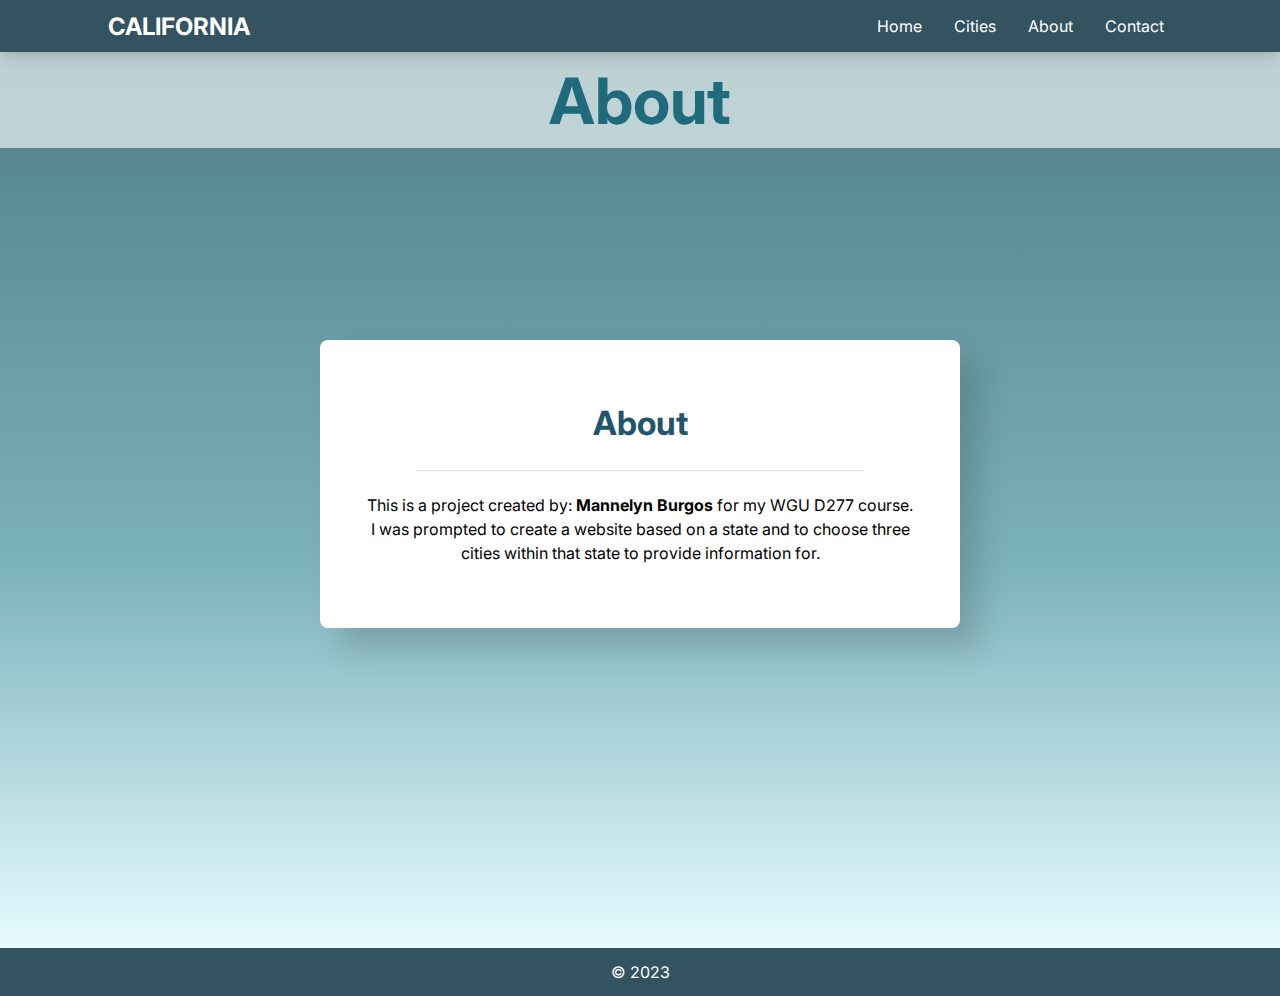
<file: about.html>
<!DOCTYPE html>
<html lang="en">
  <head>
    <meta charset="UTF-8" />
    <meta name="viewport" content="width=device-width, initial-scale=1.0" />
    <link rel="stylesheet" href="mystyles.css" />
    <link rel="preconnect" href="https://fonts.googleapis.com" />
    <link rel="preconnect" href="https://fonts.gstatic.com" crossorigin />
    <link
      href="https://fonts.googleapis.com/css2?family=Inter&display=swap"
      rel="stylesheet"
    />
    <link rel="icon" type="image/x-icon" href="img/sun-icon.png" />
    <title>California</title>
  </head>
  <body>
    <!-- header + nav bar -->
    <header id="header-nav">
      <a href="index.html">CALIFORNIA</a>
      <nav id="navbar">
        <ul id="nav-links">
          <li><a href="index.html">Home</a></li>
          <li>
            <div class="city-dropdown">
              <a href="cities.html" class="drop">Cities</a>
              <div class="dropdown-content">
                <a href="sacramento.html">Sacramento</a>
                <a href="sanfrancisco.html">San Francisco</a>
                <a href="sandiego.html">San Diego</a>
              </div>
            </div>
          </li>
          <li><a href="about.html">About</a></li>
          <li><a href="contact.html">Contact</a></li>
        </ul>
      </nav>
    </header>

    <!-- main -->

    <div class="contact-container-txt">
      <h1>About</h1>
    </div>

    <div id="contact-page-container">
      <div id="about">
        <h2>About</h2>
        <hr />
        <p>
          This is a project created by:
          <strong>Mannelyn Burgos</strong> for my WGU D277 course. I was
          prompted to create a website based on a state and to choose three
          cities within that state to provide information for.
        </p>
      </div>
    </div>

    <script src="script.js"></script>

    <!-- footer -->

    <footer>
      <div id="footer">
        <p>&copy; 2023</p>
      </div>
    </footer>
  </body>
</html>
</file>
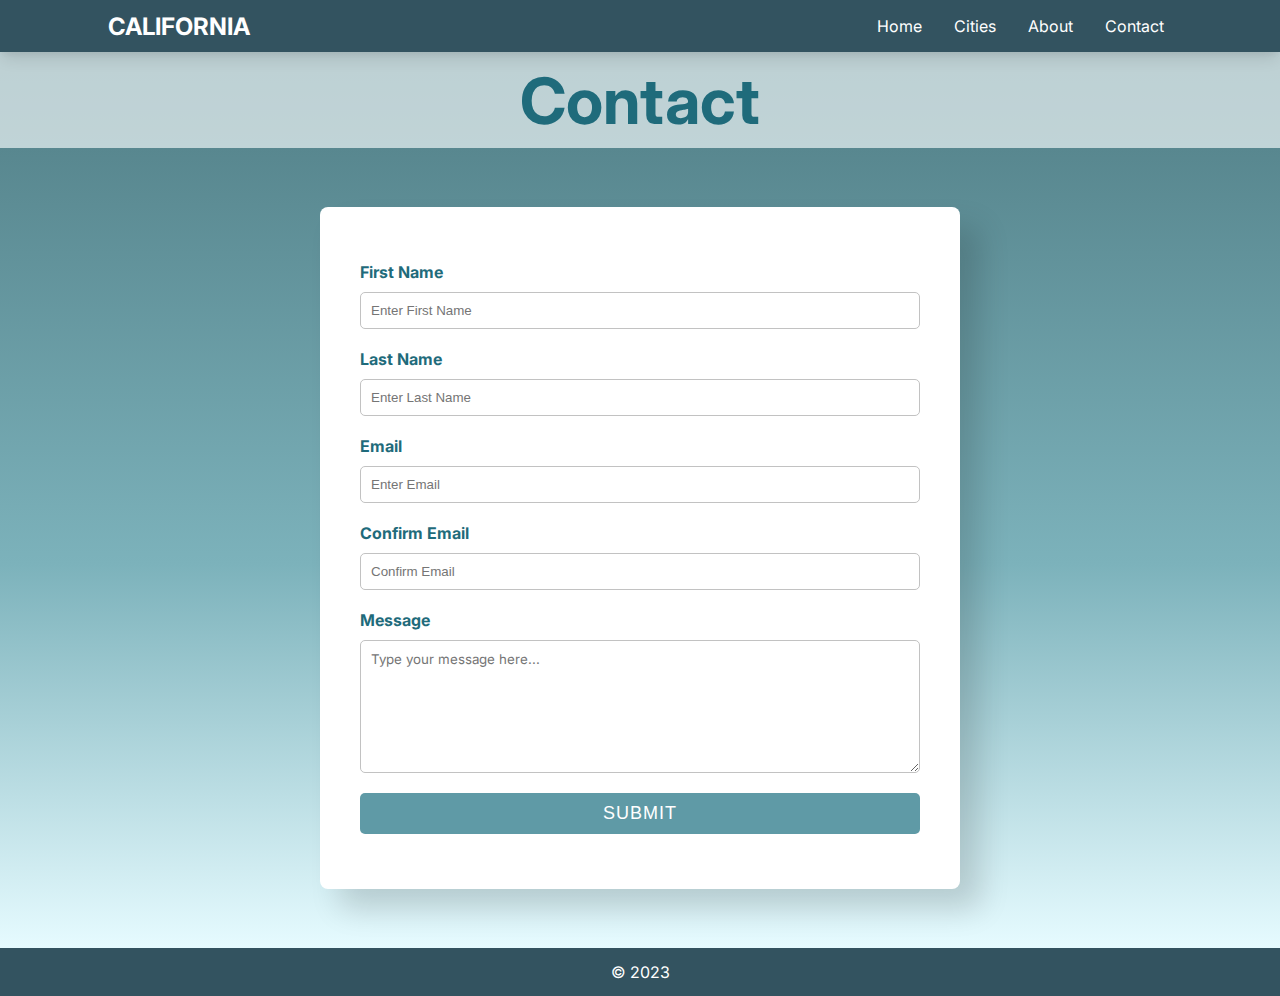
<file: contact.html>
<!DOCTYPE html>
<html lang="en">
  <head>
    <meta charset="UTF-8" />
    <meta name="viewport" content="width=device-width, initial-scale=1.0" />
    <link rel="stylesheet" href="mystyles.css" />
    <link rel="preconnect" href="https://fonts.googleapis.com" />
    <link rel="preconnect" href="https://fonts.gstatic.com" crossorigin />
    <link
      href="https://fonts.googleapis.com/css2?family=Inter&display=swap"
      rel="stylesheet"
    />
    <title>Contact</title>
  </head>
  <body>
    <!-- header + nav bar -->
    <header id="header-nav">
      <a href="index.html">CALIFORNIA</a>
      <nav id="navbar">
        <ul id="nav-links">
          <li><a href="index.html">Home</a></li>
          <li>
            <div class="city-dropdown">
              <a href="cities.html" class="drop">Cities</a>
              <div class="dropdown-content">
                <a href="sacramento.html">Sacramento</a>
                <a href="sanfrancisco.html">San Francisco</a>
                <a href="sandiego.html">San Diego</a>
              </div>
            </div>
          </li>
          <li><a href="#">About</a></li>
          <li><a href="contact.html">Contact</a></li>
        </ul>
      </nav>
    </header>

    <!-- main -->

    <div class="contact-container-txt">
      <h1>Contact</h1>
    </div>

    <div id="contact-page-container">
      <form>
        <label for="firstname">First Name</label>
        <input
          type="text"
          id="firstname"
          name="firstname"
          placeholder="Enter First Name"
        />

        <label for="lastname">Last Name</label>
        <input
          type="text"
          id="lastname"
          name="lastname"
          placeholder="Enter Last Name"
        />

        <label for="email">Email</label>
        <input type="email" id="email" placeholder="Enter Email" />

        <label for="cnfrm-email">Confirm Email</label>
        <input type="email" id="cnfrm-email" placeholder="Confirm Email" />
        <p id="message"></p>

        <label for="question">Message</label>
        <textarea
          name="question"
          id="question"
          placeholder="Type your message here..."
        ></textarea>

        <input type="button" onclick="checkEmail()" value="SUBMIT" />
      </form>
    </div>

    <script src="script.js"></script>

    <!-- footer -->

    <footer>
      <div id="footer">
        <p>&copy; 2023</p>
      </div>
    </footer>
  </body>
</html>
</file>
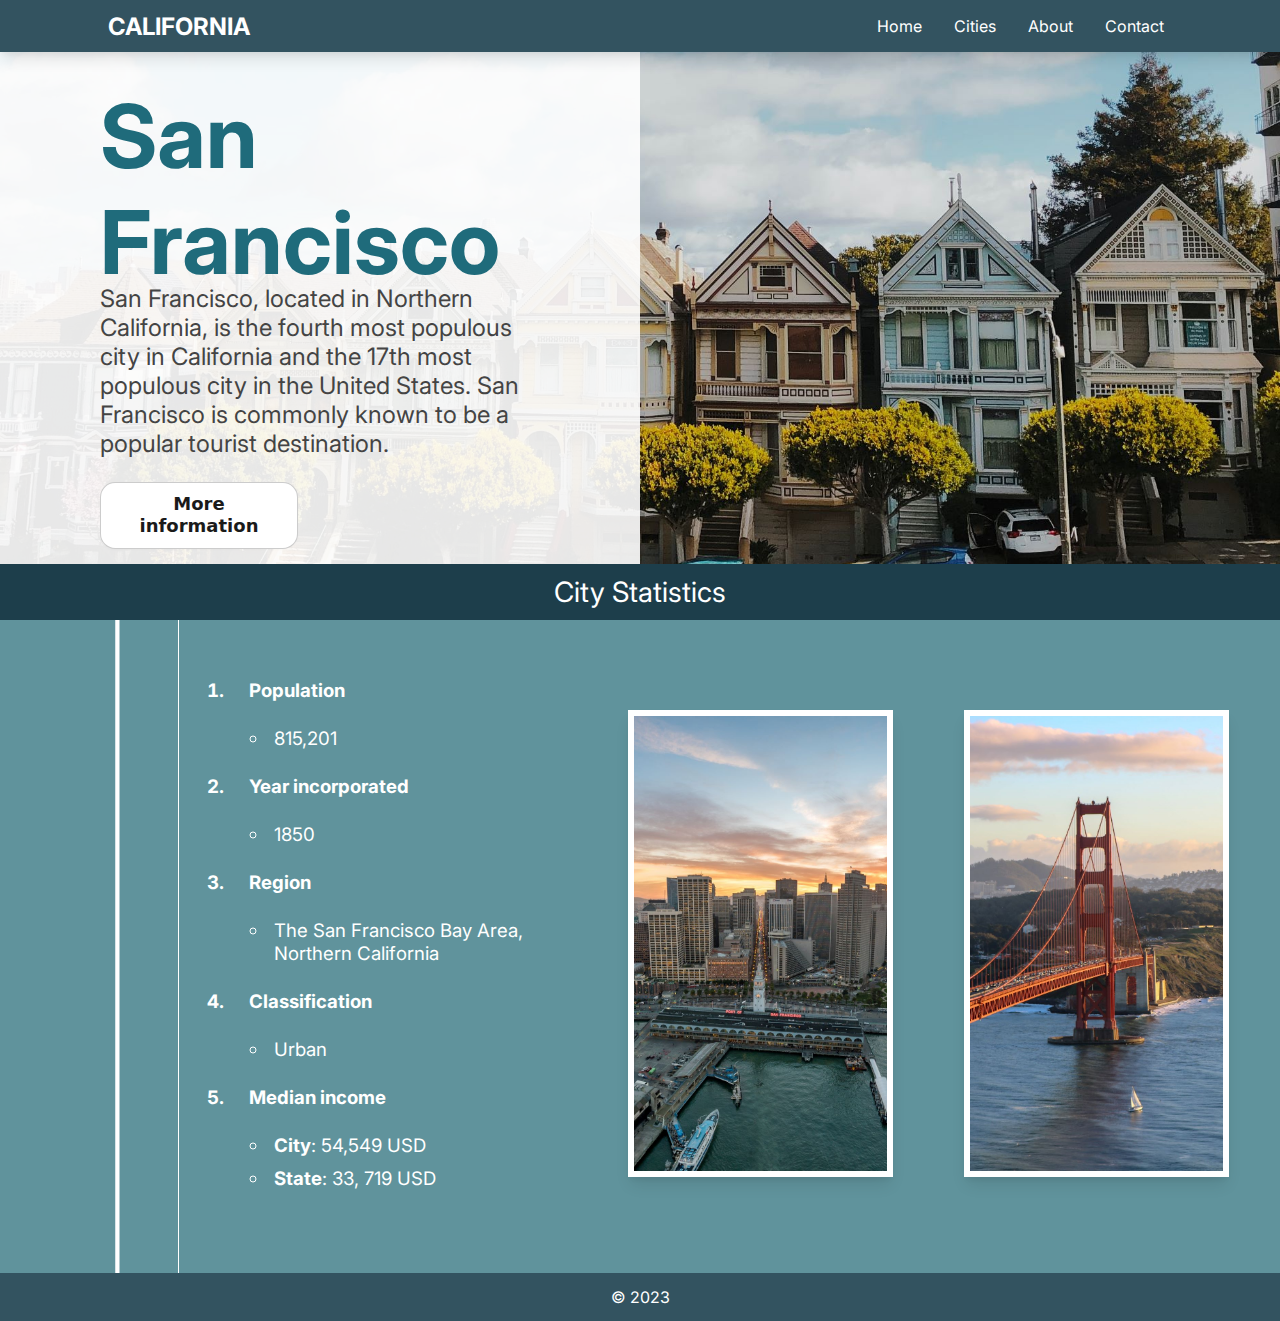
<file: sanfrancisco.html>
<!DOCTYPE html>
<html lang="en">
  <head>
    <meta charset="UTF-8" />
    <meta name="viewport" content="width=device-width, initial-scale=1.0" />
    <link rel="stylesheet" href="mystyles.css" />
    <link rel="preconnect" href="https://fonts.googleapis.com" />
    <link rel="preconnect" href="https://fonts.gstatic.com" crossorigin />
    <link
      href="https://fonts.googleapis.com/css2?family=Inter&display=swap"
      rel="stylesheet"
    />
    <link rel="icon" type="image/x-icon" href="img/sun-icon.png" />
    <title>California</title>
  </head>
  <body>
    <!-- header + nav bar -->
    <header id="header-nav">
      <a href="index.html">CALIFORNIA</a>
      <nav id="navbar">
        <ul id="nav-links">
          <li><a href="index.html">Home</a></li>
          <li>
            <div class="city-dropdown">
              <a href="cities.html" class="drop">Cities</a>
              <div class="dropdown-content">
                <a href="sacramento.html">Sacramento</a>
                <a href="sanfrancisco.html">San Francisco</a>
                <a href="sandiego.html">San Diego</a>
              </div>
            </div>
          </li>
          <li><a href="about.html">About</a></li>
          <li><a href="contact.html">Contact</a></li>
        </ul>
      </nav>
    </header>

    <!-- main -->
    <section class="index-main-container">
      <img
        class="index-main-container-bg"
        src="img/cities/sf-bg.jpg"
        alt="Image of San Francisco"
      />
      <div class="indivial-city-container">
        <div class="city-container-txt">
          <h1>San Francisco</h1>
          <p>
            San Francisco, located in Northern California, is the fourth most
            populous city in California and the 17th most populous city in the
            United States. San Francisco is commonly known to be a popular
            tourist destination.
          </p>
          <button class="button-2" role="button">
            <a
              href="https://en.wikipedia.org/wiki/San_Francisco"
              target="_blank"
              >More information</a
            >
          </button>
        </div>
      </div>
    </section>

    <!-- aside-->

    <div class="stats-element">City Statistics</div>

    <aside>
      <div class="city-stats-container">
        <div id="double-line-element">
          <img src="img/line-border.png" alt="White double border element" />
        </div>
        <div class="city-stats">
          <ol>
            <li>Population</li>
            <ul>
              <li>815,201</li>
            </ul>
            <li>Year incorporated</li>
            <ul>
              <li>1850</li>
            </ul>
            <li>Region</li>
            <ul>
              <li>The San Francisco Bay Area, <br />Northern California</li>
            </ul>
            <li>Classification</li>
            <ul>
              <li>Urban</li>
            </ul>
            <li>Median income</li>
            <ul>
              <li><strong>City</strong>: 54,549 USD</li>
              <li><strong>State</strong>: 33, 719 USD</li>
            </ul>
          </ol>
        </div>

        <div class="side-city-img-container">
          <img
            src="img/cities/sf.jpg"
            class="city-inner-img"
            alt="Image of San Francisco"
          />
        </div>

        <div class="side-city-img-container">
          <img
            src="img/cities/sf-2.jpg"
            class="city-inner-img"
            alt="Image of Golden Gate Bridge"
          />
        </div>
      </div>
    </aside>

    <!-- footer -->

    <footer>
      <div id="footer">
        <p>&copy; 2023</p>
      </div>
    </footer>
  </body>
</html>
</file>
<file: mystyles.css>
* {
  box-sizing: border-box;
}

body {
  background: linear-gradient(
    0deg,
    rgba(230, 251, 255, 1) 0%,
    rgba(124, 178, 187, 1) 48%,
    rgba(88, 135, 143, 1) 100%
  );
  background-repeat: no-repeat;
  font-family: "Inter", sans-serif, Arial, Helvetica, sans-serif;
  margin: 0;
  padding: 0;
}

a {
  text-decoration: none;
  color: rgb(26, 26, 26);
}

hr {
  width: 80%;
  opacity: 30%;
}

/* ------- header + nav bar ------- */

#header-nav {
  position: relative;
  color: white;
  display: flex;
  justify-content: space-between;
  align-items: center;
  background-color: #335360;
  padding: 0px 100px;
  box-shadow: rgba(0, 0, 0, 0.1) 0px 10px 15px -3px,
    rgba(0, 0, 0, 0.05) 0px 4px 6px -2px;
  z-index: 3;
}

#header-nav > a {
  font-size: 1.5rem;
  font-weight: bold;
  margin: 0.5rem;
  color: white;
}

#nav-links {
  display: flex;
  list-style: none;
  margin: 0px;
  padding: 0px;
}

#nav-links li a {
  color: rgb(255, 255, 255);
  text-decoration: none;
  padding: 1rem;
  display: block;
}

#nav-links li:hover {
  background-color: rgb(69, 111, 128);
  -webkit-transition: all 1s ease-out;
  transition: all 1s ease;
}

/* drop down menu for cities link (nav bar) */

.city-dropdown {
  overflow: hidden;
}

.city-dropdown .drop {
  font-size: 1em;
  border: none;
  outline: none;
  font-family: inherit;
  margin: 0;
}

.dropdown-content {
  display: none;
  position: absolute;
  background-color: #4e6f7c;
  min-width: 160px;
  box-shadow: 0px 8px 16px 0px rgba(0, 0, 0, 0.2);
  z-index: 1;
}

.dropdown-content a:hover {
  background-color: #62828f;
}

.city-dropdown:hover .dropdown-content {
  display: block;
}

/* ------- index page ------- */

.index-main-container {
  position: relative;
  color: white;
  height: 32rem;
  width: 100%;
}

.index-main-container-bg {
  overflow: hidden;
  width: 100%;
  height: 100%;
  object-fit: cover;
  z-index: 1;
}

.ca-container {
  position: absolute;
  float: left;
  background-color: rgba(255, 255, 255, 0.7);
  display: flex;
  justify-content: center;
  align-items: center;
  height: 100%;
  width: 50%;
  top: 0;
  color: rgb(0, 0, 0);
  z-index: 2;
}

.ca-container-txt > h1 {
  color: #5a8992;
  font-size: 5.5rem;
  font-weight: bold;
  margin-top: -0.5rem;
  margin-left: -0.5rem;
}

.ca-container-txt > p {
  color: rgb(68, 68, 68);
  font-size: 1.8em;
  margin-top: -70px;
}

/* css for button 1 */

.button-1 {
  align-items: center;
  background-color: #ffffff;
  border: 1px solid rgba(0, 0, 0, 0.1);
  border-radius: 0.95rem;
  box-shadow: rgba(0, 0, 0, 0.02) 0 1px 3px 0;
  box-sizing: border-box;
  color: rgba(0, 0, 0, 0.85);
  cursor: pointer;
  display: inline-flex;
  font-family: system-ui, -apple-system, system-ui, "Helvetica Neue", Helvetica,
    Arial, sans-serif;
  font-size: 18px;
  font-weight: 600;
  justify-content: center;
  line-height: 1.25;
  margin: 0;
  min-height: 3rem;
  padding: 10px;
  position: relative;
  text-decoration: none;
  transition: all 250ms;
  user-select: none;
  -webkit-user-select: none;
  touch-action: manipulation;
  vertical-align: baseline;
  width: 6em;
  margin-left: 0%;
}

.button-1:hover,
.button-1:focus {
  border-color: rgba(0, 0, 0, 0.15);
  box-shadow: rgba(0, 0, 0, 0.1) 0 4px 12px;
  color: rgba(0, 0, 0, 0.65);
}

.button-1:hover {
  transform: translateY(-1px);
}

.button-1:active {
  background-color: #f0f0f1;
  border-color: rgba(0, 0, 0, 0.15);
  box-shadow: rgba(0, 0, 0, 0.06) 0 2px 4px;
  color: rgba(0, 0, 0, 0.65);
  transform: translateY(0);
}

/* button 2 */

.button-2 {
  align-items: center;
  background-color: #ffffff;
  border: 1px solid rgba(0, 0, 0, 0.2);
  border-radius: 0.95rem;
  box-shadow: rgba(0, 0, 0, 0.02) 0 1px 3px 0;
  box-sizing: border-box;
  color: rgba(0, 0, 0, 0.85);
  cursor: pointer;
  display: inline-flex;
  font-family: system-ui, -apple-system, system-ui, "Helvetica Neue", Helvetica,
    Arial, sans-serif;
  font-size: 18px;
  font-weight: 600;
  justify-content: center;
  line-height: 1.25;
  margin: 0;
  min-height: 3rem;
  padding: 10px;
  position: relative;
  text-decoration: none;
  transition: all 250ms;
  user-select: none;
  -webkit-user-select: none;
  touch-action: manipulation;
  vertical-align: baseline;
  width: 11em;
  margin-left: 0%;
}

.button-2:hover,
.button-2:focus {
  border-color: rgba(0, 0, 0, 0.15);
  box-shadow: rgba(0, 0, 0, 0.1) 0 4px 12px;
  color: rgba(0, 0, 0, 0.65);
}

.button-2:hover {
  transform: translateY(-1px);
}

.button-2:active {
  background-color: #f0f0f1;
  border-color: rgba(0, 0, 0, 0.15);
  box-shadow: rgba(0, 0, 0, 0.06) 0 2px 4px;
  color: rgba(0, 0, 0, 0.65);
  transform: translateY(0);
}

/* index page - aside  */

.index-aside-container {
  position: relative;
  height: 38rem;
  background: linear-gradient(
    0deg,
    rgba(230, 251, 255, 1) 0%,
    rgba(124, 178, 187, 1) 48%,
    rgba(88, 135, 143, 1) 100%
  );
  text-align: center;
}

.index-aside-content {
  position: relative;
  display: flex;
  justify-content: center;
  align-items: center;
  flex-direction: column;
}

.h4-element-index {
  position: relative;
  background-color: rgba(255, 255, 255, 0.8);
  width: 20em;
  padding: 15px;
  margin-top: 2.5em;
  color: black;
  border-radius: 30px;
  border: 4px solid rgba(88, 135, 143, 1);
  box-shadow: 0 0 0 0px white, 0 0 0 3px #ffffff;
}

.aside-img-container {
  position: relative;
  display: flex;
  flex-direction: row;
  justify-content: center;
  align-items: center;
}

.white-space {
  background-color: white;
  display: flex;
  justify-content: center;
  flex-direction: column;
  margin-top: 10%;
  height: 25em;
  width: 25em;
  padding: 20px;
  margin: 20px 30px;
  border: 1px rgb(206, 206, 206) solid;
  box-shadow: rgba(0, 0, 0, 0.1) 0px 10px 15px -3px,
    rgba(0, 0, 0, 0.05) 0px 4px 6px -2px;
}

.white-space > p {
  font-size: 15pt;
  margin-bottom: -0px;
}

.inner-img {
  width: 100%;
  height: 100%;
}

.index-images {
  overflow: hidden;
  width: 100%;
  height: 100%;
  object-fit: cover;
}

/* ------- cities page -------*/

.cities {
  position: relative;
  color: white;
  height: 42rem;
  width: 100%;
  z-index: 2;
}

.citiespage-img {
  overflow: hidden;
  width: 100%;
  height: 100%;
  object-fit: cover;
}

.cities-container {
  display: flex;
  justify-content: center;
  align-items: center;
  text-align: center;
  margin-top: -15.5%;
  height: 0%;
  width: 100%;
  color: rgb(0, 0, 0);
}

.cities-container-txt {
  position: absolute;
  background-color: rgba(255, 255, 255, 0.7);
  display: flex;
  justify-content: center;
  align-items: center;
  height: 15%;
  width: 100%;
  top: 0;
  color: rgb(0, 0, 0);
}

.cities-img-container {
  position: relative;
  display: flex;
  flex-direction: row;
  justify-content: center;
  align-items: center;
}

.cities-images {
  overflow: hidden;
  width: 100%;
  height: 100%;
  object-fit: cover;
  opacity: 90%;
}

.city-inner-img {
  width: 100%;
  height: 100%;
  object-fit: cover;
}

.cities-images:hover {
  -webkit-transition: all 1s ease-in-out;
  transition: all 1s ease;
  opacity: 100%;
}

.cities-container-txt > h1 {
  color: #5a8992;
  font-size: 4.5rem;
  font-weight: bold;
}

.city-white-space {
  background-color: white;
  display: flex;
  justify-content: center;
  flex-direction: column;
  margin-top: 10%;
  height: 28em;
  width: 25em;
  padding: 20px;
  margin: 20px 30px;
  border: 1px rgb(206, 206, 206) solid;
  box-shadow: rgba(0, 0, 0, 0.1) 0px 10px 15px -3px,
    rgba(0, 0, 0, 0.05) 0px 4px 6px -2px;
}

.city-white-space p {
  font-size: 25px;
  color: rgb(23, 23, 23);
  margin-bottom: 1%;
}

.city-white-space:hover {
  margin-top: 1%;
  -webkit-transition: all 1s ease-in-out;
  transition: all 1s ease;
}

/* cities page - aside */

.cities-aside-container {
  position: relative;
  display: flex;
  justify-content: center;
  align-items: center;
  flex-direction: column;
  height: 28rem;
  background-color: rgba(88, 135, 143, 1);
  z-index: 1;
}

.h4-element-cities {
  position: relative;
  background-color: rgba(255, 255, 255, 0.8);
  text-align: center;
  padding: 15px;
  width: 20em;
  color: black;
  border-radius: 30px;
  border: 4px solid rgba(88, 135, 143, 1);
  box-shadow: 0 0 0 0px white, 0 0 0 3px #ffffff;
}

.h4-element-cities h4 {
  margin: 0;
  padding: 0;
}

#fun-facts li {
  color: white;
  font-size: 20px;
  padding: 0px;
  margin: 2em;
}

#fun-facts p {
  margin-left: 20px;
}

.list {
  list-style-image: url("img/sun-icon-small.png");
  padding: 0;
}

/* cities page - table */

.annual-visitors-element {
  background-color: #1d3e4b;
  width: 100%;
  height: 4rem;
  display: flex;
  justify-content: center;
  align-items: center;
  color: white;
  font-size: 22pt;
}

.table-container {
  background: linear-gradient(
    0deg,
    rgb(255, 255, 255) 0%,
    #d1e4ec 48%,
    #c2d6de 100%
  );
  width: 100%;
  height: 30rem;
  display: flex;
  justify-content: center;
  align-items: center;
  color: white;
}

.table {
  overflow: auto;
  width: 25%;
  border: 1px solid #dededf;
  height: 23rem;
  table-layout: fixed;
  border-collapse: collapse;
  border-spacing: 1px;
  text-align: left;
}

.table caption {
  caption-side: top;
  text-align: left;
}

.table th {
  border: 1px solid #dededf;
  background-color: #eceff1;
  color: #000000;
  padding: 15px;
}

.table td {
  border: 1px solid #dededf;
  background-color: #ffffff;
  color: #000000;
  padding: 15px;
}

.side-img {
  position: relative;
  display: block;
  margin: 40px 100px;
  height: 23rem;
  width: 23rem;
  background-color: black;
  box-shadow: rgba(0, 0, 0, 0.1) 0px 10px 15px -3px,
    rgba(0, 0, 0, 0.05) 0px 4px 6px -2px;
}

/* ------- indv city pages ------- */

.indivial-city-container {
  position: absolute;
  float: left;
  background-color: rgba(255, 255, 255, 0.9);
  display: flex;
  justify-content: center;
  align-items: center;
  height: 100%;
  width: 50%;
  padding: 100px;
  top: 0;
  color: rgb(0, 0, 0);
  z-index: 2;
}

.city-container-txt > h1 {
  color: #1f6b7b;
  font-size: 5.5rem;
  font-weight: bold;
  margin-top: 1rem;
}

.city-container-txt > p {
  color: rgb(68, 68, 68);
  font-size: 1.5em;
  margin-top: -70px;
}

/* city stats container for city pages - reusable */

.stats-element {
  background-color: #1d3e4b;
  width: 100%;
  height: 3.5rem;
  display: flex;
  justify-content: center;
  align-items: center;
  color: white;
  font-size: 21pt;
}

.city-stats-container {
  background-color: #60939c;
  height: 35em;
  display: flex;
  justify-content: center;
  align-items: space-between;
  font-size: 14pt;
  color: white;
}

#double-line-element {
  overflow: hidden;
  width: 10%;
  height: 100%;
  margin-left: 9%;
}

.city-stats {
  height: 25em;
  width: 40em;
  margin: 20px 50px;
  margin-left: 10px;
}

.side-city-img-container {
  background-color: white;
  height: 25em;
  width: 28em;
  margin: 90px 20px;
  margin-right: 4%;
  border: solid 6px white;
  box-shadow: rgba(0, 0, 0, 0.1) 0px 10px 15px -3px,
    rgba(0, 0, 0, 0.05) 0px 4px 6px -2px;
}

.city-stats-container ol > li {
  font-weight: bold;
  padding: 20px;
}

.city-stats-container li {
  padding: 5px;
}

ul {
  list-style-type: circle;
}

/* ------- contact page ------- */

#contact-page-container {
  background: linear-gradient(
    0deg,
    rgba(230, 251, 255, 1) 0%,
    rgba(124, 178, 187, 1) 48%,
    rgba(88, 135, 143, 1) 100%
  );
  width: 100%;
  height: 50rem;
  display: flex;
  justify-content: center;
  align-items: center;
}

.contact-container-txt {
  position: relative;
  background-color: rgba(255, 255, 255, 0.6);
  display: flex;
  justify-content: center;
  align-items: center;
  height: 6em;
  width: 100%;
  padding: 15px;
  color: rgb(0, 0, 0);
}

.contact-container-txt > h1 {
  color: #1f6b7b;
  font-size: 4rem;
  font-weight: bold;
}

form {
  background-color: #ffffff;
  width: 40em;
  padding: 35px 40px;
  left: 50%;
  border-radius: 8px;
  box-shadow: 20px 20px 30px rgba(0, 0, 0, 0.15);
}

label {
  position: relative;
  display: block;
  font-family: inherit;
  color: #1f6b7b;
  font-weight: bold;
  margin-top: 20px;
}

input,
textarea {
  display: block;
  width: 100%;
  margin: 10px 0px;
  padding: 10px;
  border-radius: 5px;
  outline: none;
  color: #101010;
  border: 1px solid #c2c2c2;
}

input[type="button"] {
  background-color: #5f9aa6;
  border: none;
  color: #ffffff;
  font-size: 18px;
  letter-spacing: 1px;
  cursor: pointer;
  margin-top: 20px;
  margin-bottom: 20px;
}

input[type="button"]:hover {
  opacity: 50%;
  -webkit-transition: all 1s ease-out;
  transition: all 1s ease;
}

#question {
  font-family: inherit;
  width: 100%;
  height: 10em;
}

/* about */

#about {
  width: 40em;
  height: 18em;
  background-color: #ffffff;
  padding: 35px 40px;
  border-radius: 8px;
  box-shadow: 20px 20px 30px rgba(0, 0, 0, 0.15);
  margin-top: -10%;
  text-align: center;
}

#about p {
  padding: 5px;
  line-height: 1.5rem;
}

#about h2 {
  color: #215569;
  font-size: 25pt;
}

/* footer */

#footer {
  background-color: #335360;
  color: white;
  width: 100%;
  height: 3em;
  display: flex;
  justify-content: center;
  align-items: center;
}

/* extra / resuable elements */

.white-border {
  border: solid white 3px;
}
</file>
